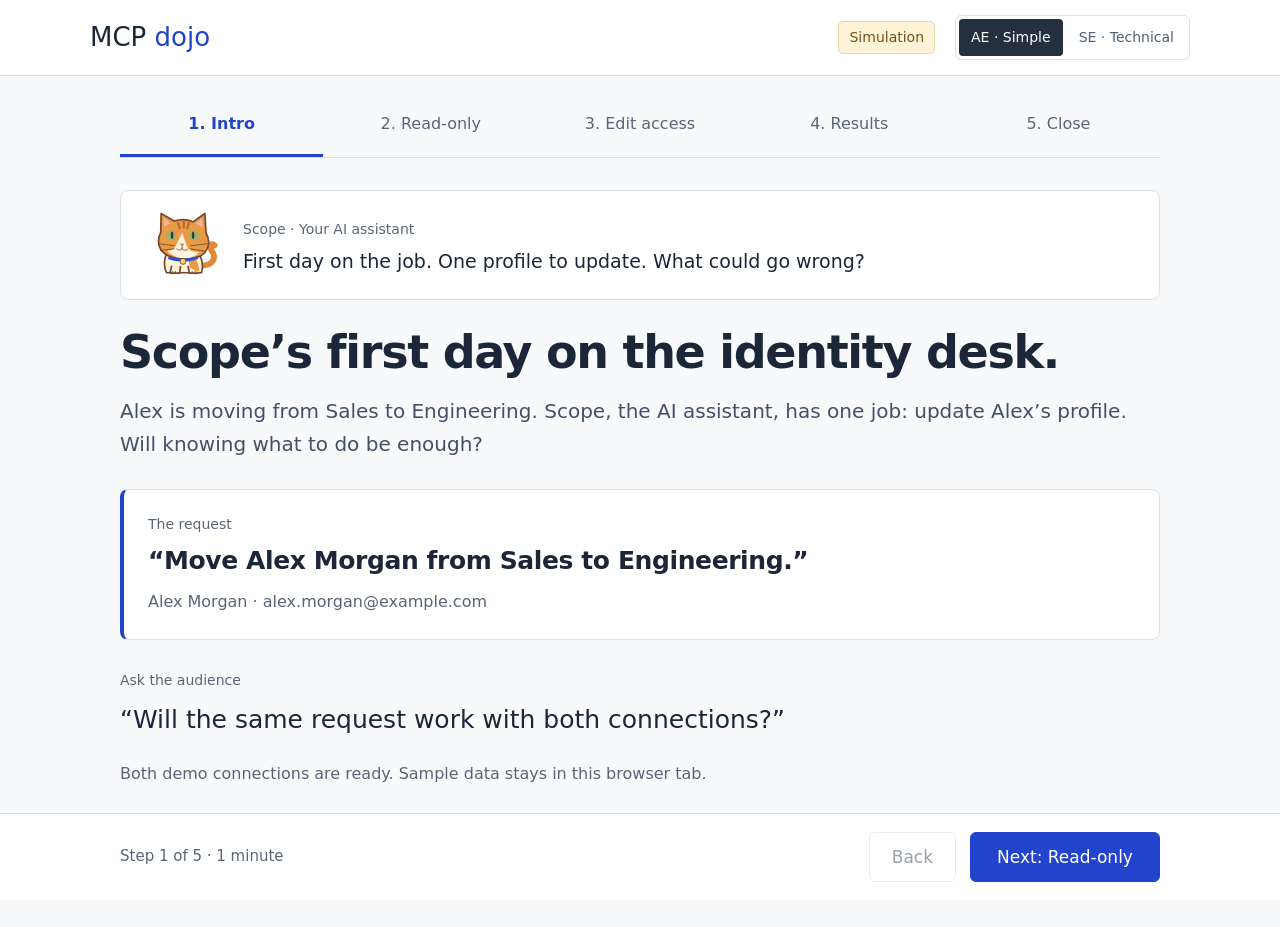
<file: index.html>
<!doctype html><html lang="en"><head><meta charset="utf-8"><meta name="viewport" content="width=device-width,initial-scale=1"><meta name="description" content="A ready-to-present, ten-minute simulation of an Okta Managed MCP permission story."><title>MCP Dojo — Ready-to-run simulator</title><link rel="stylesheet" href="simulator.css?v=sim9"><script type="module" src="simulator.mjs?v=sim9"></script></head><body><header><a class="brand" href="#" id="home">MCP <b>dojo</b></a><div class="header-right"><span class="mode">Simulation</span><div class="roles" role="group" aria-label="Explanation depth"><button data-role="ae" aria-pressed="true">AE · Simple</button><button data-role="se" aria-pressed="false">SE · Technical</button></div></div></header><main><nav class="steps" aria-label="Presentation steps"><button data-step="0" aria-current="step">1. Intro</button><button data-step="1">2. Read-only</button><button data-step="2">3. Edit access</button><button data-step="3">4. Results</button><button data-step="4">5. Close</button></nav><aside class="story-host" aria-label="Scope the cat tells the story"><svg class="story-cat" viewBox="0 0 200 180" aria-hidden="true">
   <path class="cat-tail" d="M139 139c35 2 41-20 29-36-8-12 0-19 7-12" fill="none" stroke="#df8a36" stroke-width="14" stroke-linecap="round"/>
   <path d="M67 99c-13 20-14 43-6 57h83c6-19 0-39-12-57Z" fill="#fff3dc" stroke="#75452c" stroke-width="4"/>
   <path d="M119 112c10 8 18 18 20 41h-26c6-12 1-24-4-30" fill="#e99a44"/>
   <path d="m47 60 1-45 31 18c15-5 32-4 45 2l28-20 3 47c13 22 4 52-25 58-19 6-45 4-64-4-24-10-30-34-19-56Z" fill="#e99a44" stroke="#75452c" stroke-width="4" stroke-linejoin="round"/>
   <path d="m88 37 4 13m10-15v14m12-11-4 13" fill="none" stroke="#bc682e" stroke-width="5" stroke-linecap="round"/>
   <path d="m54 24 17 14-17 9Z" fill="#edb4a2"/><path d="m145 25-15 14 18 10Z" fill="#edb4a2"/>
   <path d="m98 61-15 30c-11 19-21 7-18 15 15 17 54 24 72 2 3-6-15 6-27-13Z" fill="#fff3dc"/>
   <g class="cat-eyes"><ellipse cx="72" cy="67" rx="12" ry="10" fill="#92b779"/><ellipse cx="126" cy="67" rx="12" ry="10" fill="#92b779"/><ellipse cx="74" cy="67" rx="3" ry="9" fill="#45352f"/><ellipse cx="124" cy="67" rx="3" ry="9" fill="#45352f"/></g>
   <path d="m92 87 12 0-6 6Z" fill="#c27673"/><path d="M98 93v7m0-1c-6 5-10 3-13 0m13 0c5 5 10 4 14 0" fill="none" stroke="#75452c" stroke-width="2" stroke-linecap="round"/>
   <path d="m80 92-38-5m38 12-35 4m72-11 40-5m-39 12 35 6" fill="none" stroke="#75452c" stroke-width="2"/>
   <path d="M65 120q34 13 70 0" fill="none" stroke="#2a4fe2" stroke-width="7"/><circle cx="100" cy="129" r="7" fill="#f0d85a" stroke="#75452c" stroke-width="2"/>
   <path d="m73 139-4 18h23l2-17m18 0 3 17h23" fill="#fff3dc" stroke="#75452c" stroke-width="4" stroke-linejoin="round"/><path d="M75 152v5m7-5v5m40-5v5m7-5v5" stroke="#75452c" stroke-width="2"/>
 </svg><div><span>Scope · Your AI assistant</span><p id="scope-line">First day on the job. One profile to update. What could go wrong?</p></div></aside><div class="heading"><h1 id="title" tabindex="-1">Scope’s first day on the identity desk.</h1><p id="description">Can an assistant change a profile just because we ask? Try the same request using two ready-made connections.</p><p id="technical" hidden></p></div><section id="intro"><div class="task"><span>The request</span><h2>“Move Alex Morgan from Sales to Engineering.”</h2><p>Alex Morgan · alex.morgan@example.com</p></div><div class="question"><span>Ask the audience</span><p>“Will the same request work with both connections?”</p></div><p class="note">Both demo connections are ready. Sample data stays in this browser tab.</p></section><section id="attempt" hidden><div class="connection"><div><span class="label">Demo connection ready</span><h2 id="connection-name"></h2><p id="connection-description"></p><code id="scopes" hidden></code></div><span class="connected">Ready</span></div><div class="task compact"><span>Same person. Same request.</span><h2>Change Alex’s department to Engineering.</h2><p>Operator: Sam Patel · Demo administrator</p></div><button class="primary action" id="try-request">Try the request</button><div class="result" id="result" role="status" hidden><span>Simulated outcome</span><h2 id="result-title"></h2><p id="result-copy"></p></div><section class="profile-check" id="profile-check" hidden><h2>Check Alex’s profile.</h2><p>The simulated request returned success. Check the sample profile to show what changed.</p><button class="primary" id="verify">Check profile</button><div class="profile-diff" id="profile-diff" hidden><div><span>Before</span><strong>Sales</strong></div><div><span>After</span><strong>Engineering</strong></div><p>Sample profile checked. Alex is now in Engineering.</p></div></section></section><section id="comparison" hidden><div class="comparison-grid"><article id="reader-summary"><span>Read-only connection</span><h2>Not tried yet</h2><p>Try the read-only request first.</p></article><article id="editor-summary"><span>Editor connection</span><h2>Not tried yet</h2><p>Try the editor request next.</p></article></div><div class="takeaway"><h2 id="comparison-title">Run both requests to compare.</h2><p id="comparison-copy">The same request is waiting in both connection steps.</p></div></section><section id="close" hidden><div class="takeaway"><h2>Give AI a useful task.<br>Keep access in control.</h2><p>One request. Two connections. A clear permission story.</p></div><p class="closing-status" id="closing-status"></p><p class="note">This is a scripted simulation using sample data. It does not connect to Okta or generate live tenant evidence.</p></section></main><footer><span id="pace">Step 1 of 5 · 1 minute</span><div><button class="secondary" id="back" disabled>Back</button><button class="primary" id="next">Next: Read-only</button></div></footer><dialog id="review" aria-labelledby="review-title"><h2 id="review-title">Review the simulated request.</h2><dl><dt>Person</dt><dd>Alex Morgan</dd><dt>Change</dt><dd>Department: Sales to Engineering</dd><dt>Connection</dt><dd id="review-connection"></dd></dl><p>This review sends the request inside the simulator. No tenant data is changed.</p><div><button class="secondary" id="cancel">Cancel</button><button class="primary" id="send">Run simulated request</button></div></dialog></body></html>
</file>
<file: simulator.css>
*{box-sizing:border-box}body{margin:0;background:#f8f9fb;color:#1b2638;font:18px/1.55 system-ui,-apple-system,BlinkMacSystemFont,'Segoe UI',sans-serif}button,a{font:inherit}button{cursor:pointer;border:0;background:none}button:disabled{opacity:.45;cursor:default}[hidden]{display:none!important}header{height:76px;background:#fff;border-bottom:1px solid #dbe0e8;display:flex;align-items:center;justify-content:space-between;padding:0 max(24px,calc((100vw - 1100px)/2));gap:20px}.brand{text-decoration:none;color:#1b2638;font-size:26px;white-space:nowrap}.brand b{font-weight:500;color:#2244cc}.header-right{display:flex;align-items:center;gap:20px}.mode{font-size:14px;color:#725116;background:#fff3d8;border:1px solid #e8d7ac;border-radius:5px;padding:5px 10px}.roles{display:flex;gap:4px;padding:3px;border:1px solid #dbe0e8;border-radius:6px}.roles button{font-size:14px;padding:8px 12px;border-radius:4px;color:#526074}.roles button[aria-pressed=true]{background:#243040;color:#fff}main{max-width:1100px;margin:auto;padding:22px 30px 140px}.steps{display:grid;grid-template-columns:repeat(5,1fr);border-bottom:1px solid #dbe0e8;margin-bottom:32px;gap:6px}.steps button{padding:14px 8px 17px;font-size:16px;color:#596577;border-bottom:3px solid transparent}.steps button[aria-current=step]{color:#2244cc;border-bottom-color:#2244cc;font-weight:600}h1,h2,p{margin:0}h1{font-size:clamp(32px,3.6vw,46px);line-height:1.15;letter-spacing:-1.3px;outline:none}.heading>p{font-size:20px;color:#435066;line-height:1.65;margin-top:16px}.heading #technical{font-size:16px;color:#596577}.heading{margin-bottom:28px}h2{font-size:25px;line-height:1.35;letter-spacing:-.4px}.task,.connection,.comparison-grid article,.takeaway,.profile-check{padding:24px;border:1px solid #dbe0e8;background:white;border-radius:8px}.task{border-left:4px solid #2244cc}.task>span,.question>span,.label,.result>span,.comparison-grid article>span,.profile-diff span{display:block;font-size:14px;color:#596577;margin-bottom:9px}.task p{font-size:16px;color:#596577;margin-top:12px}.question{margin-top:30px}.question p{font-size:25px;line-height:1.5}.note{font-size:16px;color:#596577;margin-top:24px}.connection{display:flex;justify-content:space-between;gap:20px;align-items:center}.connection p{font-size:18px;color:#435066;margin-top:8px}.connection code{display:block;font-size:14px;margin-top:12px;overflow-wrap:anywhere}.connected{font-size:14px;color:#345d3c;background:#ecf4ee;border:1px solid #c6dccb;padding:5px 12px;border-radius:5px}.compact{margin-top:20px}.compact h2{font-size:23px}.primary,.secondary{border-radius:6px;min-height:48px;padding:11px 22px;font-size:17px;border:1px solid #d0d7e3}.primary{background:#2244cc;color:#fff;border-color:#2244cc}.secondary{background:white;color:#243040}.action{margin-top:20px}.result{margin-top:20px;padding:22px 24px;border-radius:8px;border:1px solid #e8d7ac;background:#fff6e3}.result[data-status=allowed]{border-color:#bfd7c5;background:#edf7ef}.result h2{font-size:28px;outline:none}.result p{font-size:18px;margin-top:10px}.profile-check{margin-top:20px}.profile-check>p{font-size:17px;color:#435066;margin-top:10px}.profile-check button{margin-top:16px}.profile-diff{display:grid;grid-template-columns:1fr 1fr;gap:18px;margin-top:20px}.profile-diff>div{padding:16px;border:1px solid #dbe0e8;border-radius:6px}.profile-diff strong{font-size:25px}.profile-diff p{grid-column:1/-1;font-size:17px;color:#345d3c}.comparison-grid{display:grid;grid-template-columns:1fr 1fr;gap:20px}.comparison-grid article h2{font-size:28px}.comparison-grid article p{font-size:18px;color:#435066;margin-top:12px}.comparison-grid article[data-status=blocked]{background:#fff6e3;border-color:#e8d7ac}.comparison-grid article[data-status=allowed]{background:#edf7ef;border-color:#bfd7c5}.takeaway{margin-top:24px}.takeaway h2{font-size:30px}.takeaway p{font-size:20px;color:#435066;margin-top:16px}.closing-status{margin-top:24px;color:#345d3c}footer{position:fixed;bottom:0;left:0;right:0;z-index:10;background:white;border-top:1px solid #dbe0e8;padding:18px max(24px,calc((100vw - 1040px)/2));display:flex;align-items:center;justify-content:space-between;gap:20px}footer>span{font-size:15px;color:#596577}footer>div{display:flex;gap:14px}footer .primary{min-width:190px}dialog{width:min(650px,calc(100vw - 40px));border:1px solid #ccd3df;border-radius:10px;padding:30px;color:#1b2638}dialog::backdrop{background:#17223588}dialog h2{font-size:28px}dialog dl{display:grid;grid-template-columns:110px 1fr;gap:12px;font-size:17px;margin:24px 0}dialog dt{color:#596577}dialog dd{margin:0}dialog>p{font-size:16px;color:#596577}dialog>div{display:flex;justify-content:flex-end;gap:12px;margin-top:26px}button:focus-visible,a:focus-visible{outline:3px solid #7394ef;outline-offset:3px}@media(max-width:760px){header{height:auto;min-height:74px;padding:14px 20px;gap:12px}.brand{font-size:23px}.header-right{gap:10px}.mode{font-size:12px;padding:4px 7px}.roles button{font-size:12px;padding:7px}main{padding:12px 20px 160px}.steps{gap:0;margin-bottom:24px}.steps button{font-size:14px;padding:12px 2px}h1{font-size:32px;letter-spacing:-.8px}.heading>p{font-size:18px}.task,.connection,.takeaway,.profile-check,.comparison-grid article{padding:20px}h2{font-size:22px}.question p{font-size:22px}.connection{align-items:flex-start}.connected{padding:4px 8px}.compact h2{font-size:21px}.comparison-grid{grid-template-columns:1fr}.takeaway h2{font-size:26px}.takeaway p{font-size:18px}footer{padding:14px 20px;flex-wrap:wrap;gap:10px}footer>span{font-size:14px;width:100%}footer>div{width:100%;gap:10px}footer .primary{flex:1;min-width:0}.primary,.secondary{font-size:16px;padding:11px 18px}dialog{padding:24px}dialog dl{grid-template-columns:90px 1fr;font-size:16px}dialog>div{flex-wrap:wrap}dialog>div button{flex:1}}

.story-host{display:flex;align-items:center;gap:18px;margin:0 0 26px;padding:16px 20px;border:1px solid #dbe0e8;border-radius:8px;background:#fff}.story-cat{width:84px;height:76px;flex:none}.story-host>div>span{font-size:14px;color:#596577}.story-host p{font-size:19px;line-height:1.5;margin-top:6px;color:#1b2638}@media(max-width:760px){.story-host{gap:12px;padding:12px 16px;margin-bottom:22px}.story-cat{width:64px;height:64px}.story-host p{font-size:17px}}
</file>
